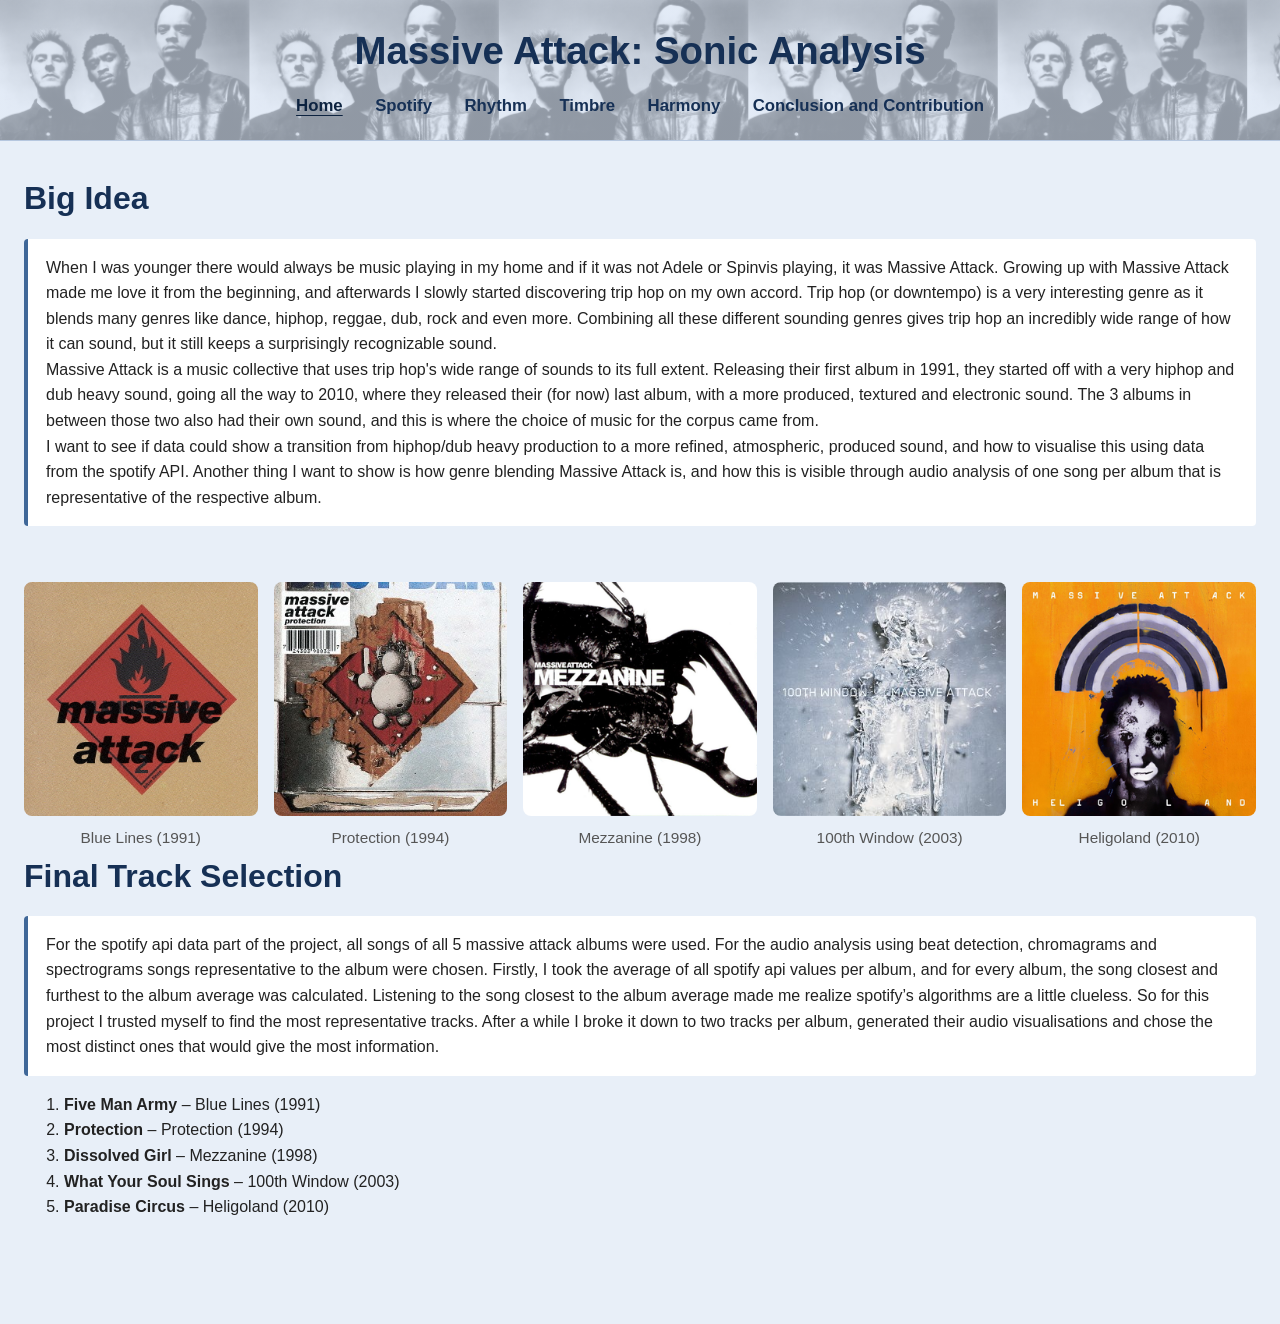
<file: index.html>
<!DOCTYPE html>
<html>
<head>
    <title>Massive Attack Analysis</title>
    <link rel="stylesheet" href="style.css">
</head>
<body>

<header>
    <h1>Massive Attack: Sonic Analysis</h1>
    <nav>
        <a href="index.html" class="active" aria-current="page">Home</a>
        <a href="spotify.html">Spotify</a>
        <a href="rhythm.html">Rhythm</a>
        <a href="timbre.html">Timbre</a>
        <a href="harmony.html">Harmony</a>
        <a href="conclusion.html">Conclusion and Contribution</a>
    </nav>
</header>

<div class="container">

<div class="section">
    <h2>Big Idea</h2>
    <div class="placeholder">When I was younger there would always be music playing in my home and if it was not Adele or Spinvis playing, it was Massive Attack. Growing up with Massive Attack made me love it from the beginning, and afterwards I slowly started discovering trip hop on my own accord. Trip hop (or downtempo)  is a very interesting genre as it blends many genres like dance, hiphop, reggae, dub, rock and even more. Combining all these different sounding genres gives trip hop an incredibly wide range of how it can sound, but it still keeps a surprisingly recognizable sound. <br>
Massive Attack is a music collective that uses trip hop's wide range of sounds to its full extent. Releasing their first album in 1991, they started off with a very hiphop and dub heavy sound, going all the way to 2010, where they released their (for now) last album, with a more produced, textured and electronic sound. The 3 albums in between those two also had their own sound, and this is where the choice of music for the corpus came from. <br>
I want to see if data could show a transition from hiphop/dub heavy production to a more refined, atmospheric, produced sound, and how to visualise this using data from the spotify API. Another thing I want to show is how genre blending Massive Attack is, and how this is visible through audio analysis of one song per album that is representative of the respective album.
</div>
</div>

<div class="images">
    <div>
        <img src="images/blue_lines.jpg" alt="Blue Lines album cover">
        <div class="caption">Blue Lines (1991)</div>
    </div>
    <div>
        <img src="images/protection.jpg" alt="Protection album cover">
        <div class="caption">Protection (1994)</div>
    </div>
    <div>
        <img src="images/mezzanine.png" alt="Mezzanine album cover">
        <div class="caption">Mezzanine (1998)</div>
    </div>
    <div>
        <img src="images/100th_window.jpg" alt="100th Window album cover">
        <div class="caption">100th Window (2003)</div>
    </div>
    <div>
        <img src="images/heligoland.png" alt="Heligoland album cover">
        <div class="caption">Heligoland (2010)</div>
    </div>

</div>

<div class="section">
    <h2>Final Track Selection</h2>
    <div class="placeholder">For the spotify api data part of the project, all songs of all 5 massive attack albums were used. For the audio analysis using beat detection, chromagrams and spectrograms songs representative to the album were chosen. Firstly, I took the average of all spotify api values per album, and for every album, the song closest and furthest to the album average was calculated. Listening to the song closest to the album average made me realize spotify’s algorithms are a little clueless. So for this project I trusted myself to find the most representative tracks. After a while I broke it down to two tracks per album, generated their audio visualisations and chose the most distinct ones that would give the most information. </div>
    <ol>
        <li><strong>Five Man Army</strong> – Blue Lines (1991)</li>
        <li><strong>Protection</strong> – Protection (1994)</li>
        <li><strong>Dissolved Girl</strong> – Mezzanine (1998)</li>
        <li><strong>What Your Soul Sings</strong> – 100th Window (2003)</li>
        <li><strong>Paradise Circus</strong> – Heligoland (2010)</li>
    </ol>
</div>

</div>

</body>
</html>
</file>
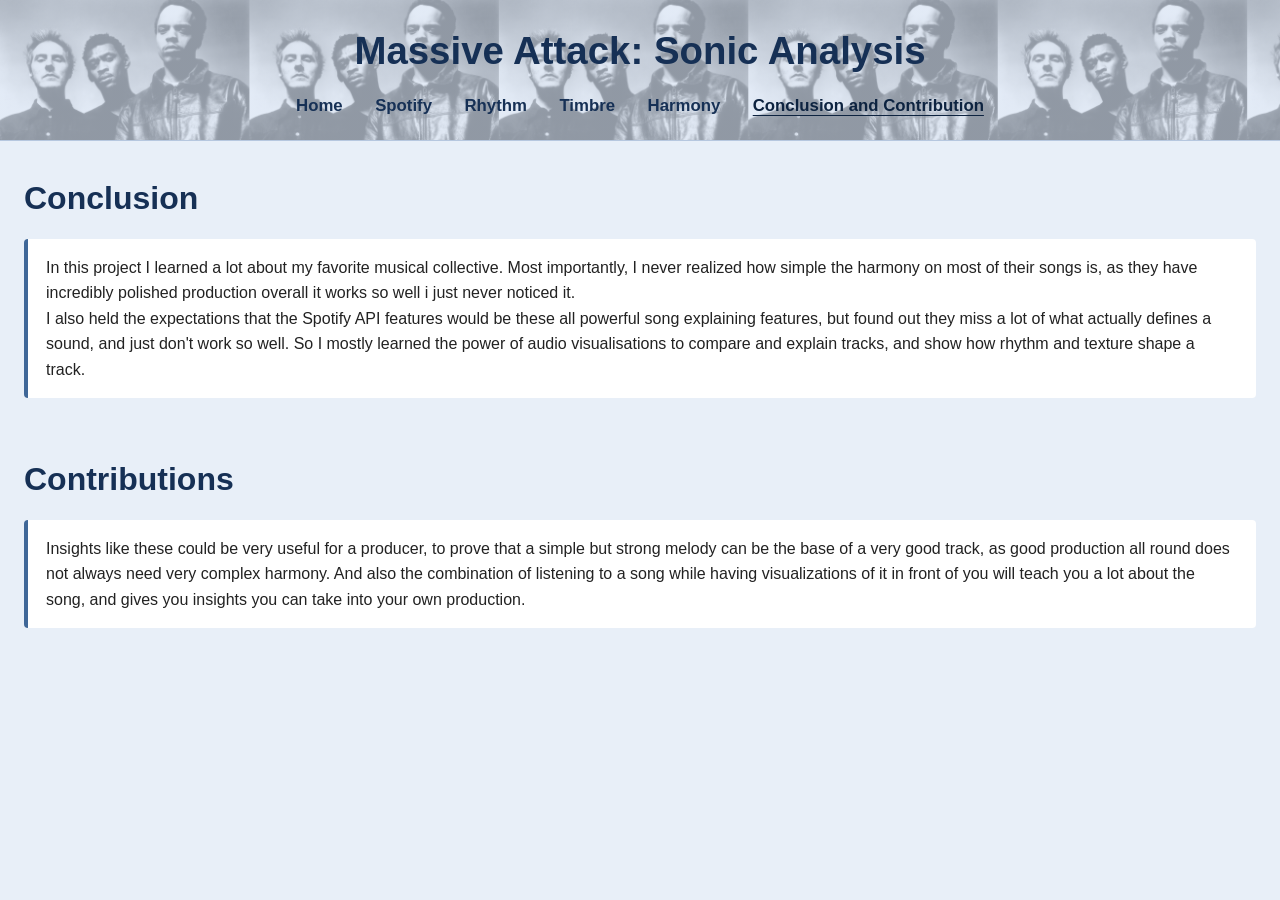
<file: conclusion.html>
<!DOCTYPE html>
<html>
<head>
    <title>Conclusion</title>
    <link rel="stylesheet" href="style.css">
</head>
<body>

<header>
    <h1>Massive Attack: Sonic Analysis</h1>
    <nav>
        <a href="index.html">Home</a>
        <a href="spotify.html">Spotify</a>
        <a href="rhythm.html">Rhythm</a>
        <a href="timbre.html">Timbre</a>
        <a href="harmony.html">Harmony</a>
        <a href="conclusion.html" class="active" aria-current="page">Conclusion and Contribution</a>
    </nav>
</header>

<div class="container">

    <div class="section">
        <h2>Conclusion</h2>
        <div class="placeholder">In this project I learned a lot about my favorite musical collective. Most importantly, I never realized how simple the harmony on most of their songs is, as they have incredibly polished production overall it works so well i just never noticed it. <br>
I also held the expectations that the Spotify API features would be these all powerful song explaining features, but found out they miss a lot of what actually defines a sound, and just don't work so well. So I mostly learned the power of audio visualisations to compare and explain tracks, and show how rhythm and texture shape a track.
</div>
    </div>

    <div class="section">
        <h2>Contributions</h2>
        <div class="placeholder">Insights like these could be very useful for a producer, to prove that a simple but strong melody can be the base of a very good track, as good production all round does not always need very complex harmony. And also the combination of listening to a song while having visualizations of it in front of you will teach you a lot about the song, and gives you insights you can take into your own production.</div>
    </div>

</div>

</body>
</html>
</file>
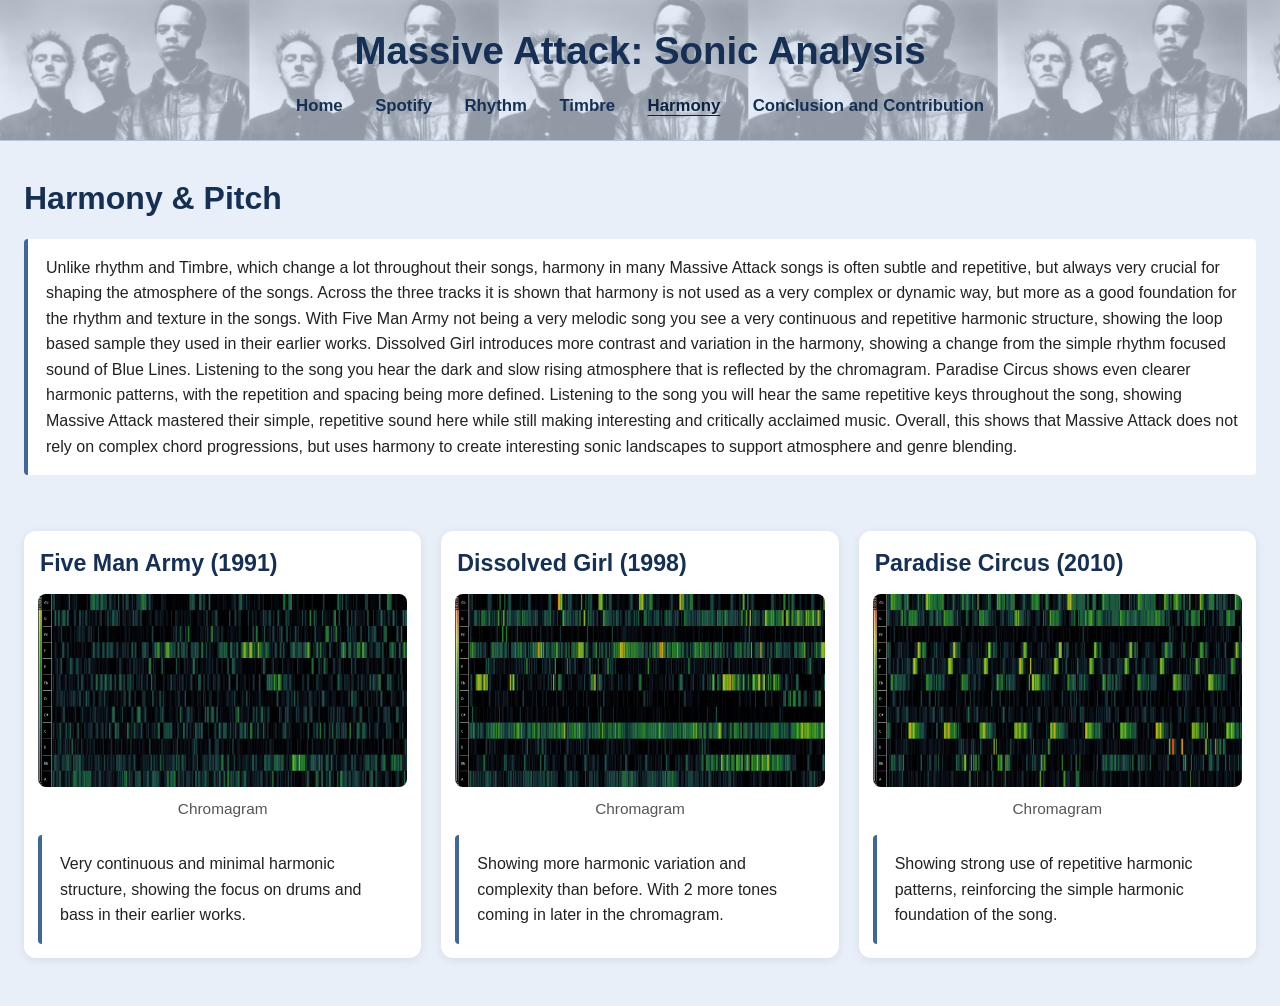
<file: harmony.html>
<!DOCTYPE html>
<html>
<head>
    <title>Harmony</title>
    <link rel="stylesheet" href="style.css">
</head>
<body>

<header>
    <h1>Massive Attack: Sonic Analysis</h1>
    <nav>
        <a href="index.html">Home</a>
        <a href="spotify.html">Spotify</a>
        <a href="rhythm.html">Rhythm</a>
        <a href="timbre.html">Timbre</a>
        <a href="harmony.html" class="active" aria-current="page">Harmony</a>
        <a href="conclusion.html">Conclusion and Contribution</a>
    </nav>
</header>

<div class="container">

    <div class="section">
        <h2>Harmony & Pitch</h2>
        <div class="placeholder">Unlike rhythm and Timbre, which change a lot throughout their songs, harmony in  many Massive Attack songs is often subtle and repetitive, but always very crucial for shaping the atmosphere of the songs. Across the three tracks it is shown that harmony is not used as a very complex or dynamic way, but more as a good foundation for the rhythm and texture in the songs. With Five Man Army not being a very melodic song you see a very continuous and repetitive harmonic structure, showing the loop based sample they used in their earlier works. Dissolved Girl introduces more contrast and variation in the harmony, showing a change from the simple rhythm focused sound of Blue Lines. Listening to the song you hear the dark and slow rising atmosphere that is reflected by the chromagram. Paradise Circus shows even clearer harmonic patterns, with the repetition and spacing being more defined. Listening to the song you will hear the same repetitive keys throughout the song, showing Massive Attack mastered their simple, repetitive sound here while still making interesting and critically acclaimed music. Overall, this shows that Massive Attack does not rely on complex chord progressions, but uses harmony to create interesting sonic landscapes to support atmosphere and genre blending. </div>
    </div>

    <div class="audio-grid">

        <div class="audio-card">
            <h3>Five Man Army (1991)</h3>
            <img src="plots/audio_analysis/chromagram/five_man_army_chromagram.png" alt="Five Man Army chromagram">
            <div class="caption">Chromagram</div>
            <div class="placeholder">Very continuous and minimal harmonic structure, showing the focus on drums and bass in their earlier works.</div>
        </div>

        <div class="audio-card">
            <h3>Dissolved Girl (1998)</h3>
            <img src="plots/audio_analysis/chromagram/dissolved_girl_chromagram.png" alt="Dissolved Girl chromagram">
            <div class="caption">Chromagram</div>
            <div class="placeholder">Showing more harmonic variation and complexity than before. With 2 more tones coming in later in the chromagram.</div>
        </div>

        <div class="audio-card">
            <h3>Paradise Circus (2010)</h3>
            <img src="plots/audio_analysis/chromagram/paradise_circus_chromagram.png" alt="Paradise Circus chromagram">
            <div class="caption">Chromagram</div>
            <div class="placeholder">Showing strong use of repetitive harmonic patterns, reinforcing the simple harmonic foundation of the song.</div>
        </div>

    </div>

</div>

</body>
</html>
</file>
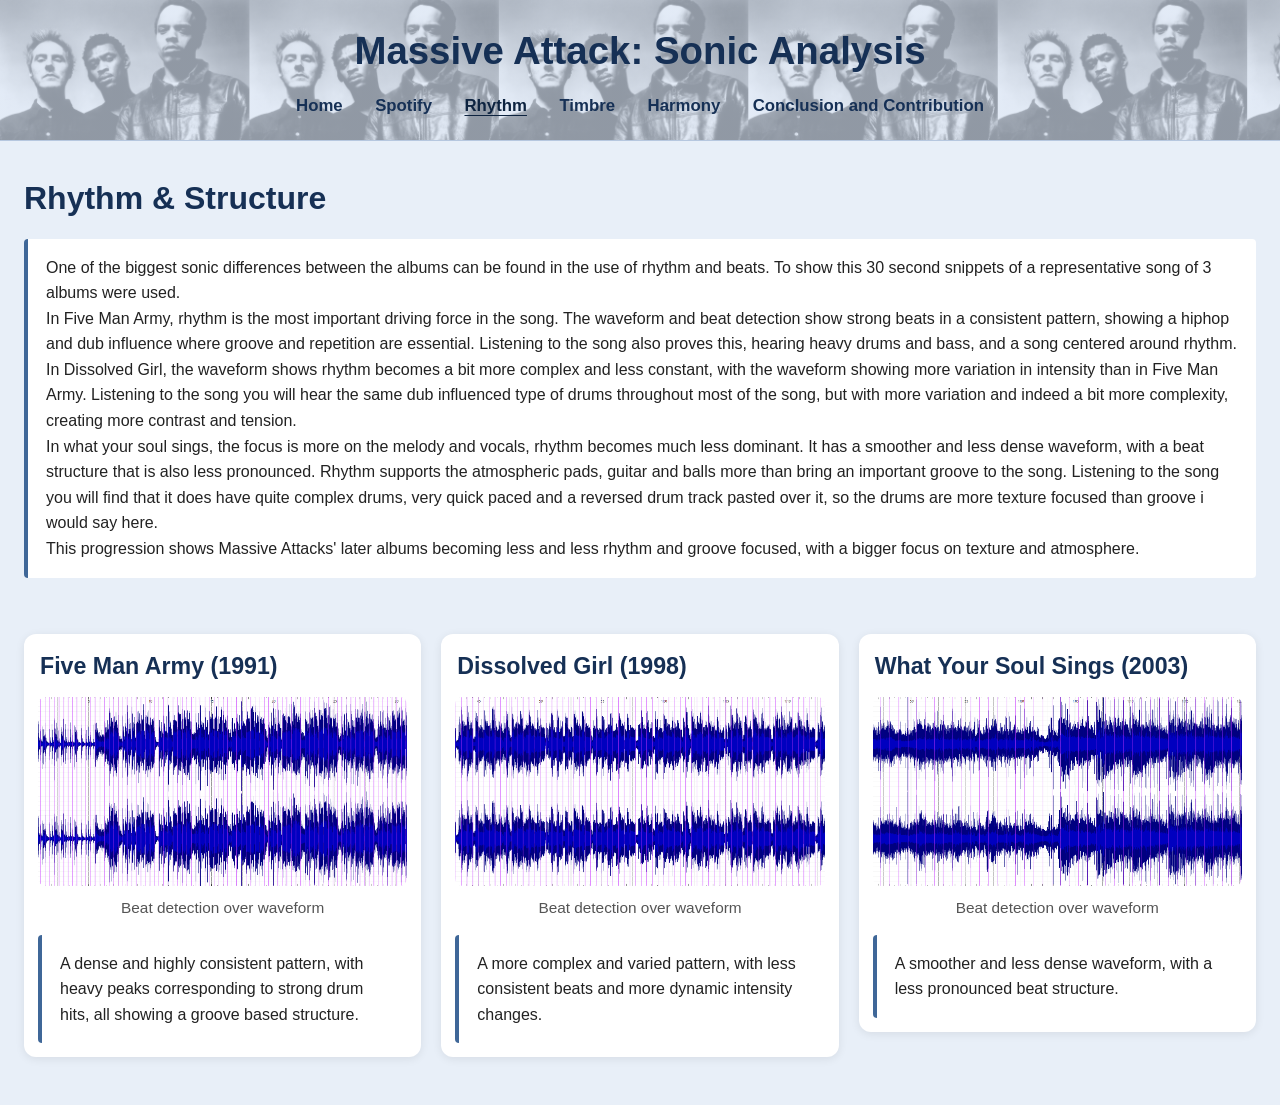
<file: rhythm.html>
<!DOCTYPE html>
<html>
<head>
    <title>Rhythm</title>
    <link rel="stylesheet" href="style.css">
</head>
<body>

<header>
    <h1>Massive Attack: Sonic Analysis</h1>
    <nav>
        <a href="index.html">Home</a>
        <a href="spotify.html">Spotify</a>
        <a href="rhythm.html" class="active" aria-current="page">Rhythm</a>
        <a href="timbre.html">Timbre</a>
        <a href="harmony.html">Harmony</a>
        <a href="conclusion.html">Conclusion and Contribution</a>
    </nav>
</header>

<div class="container">

    <div class="section">
        <h2>Rhythm & Structure</h2>
        <div class="placeholder">One of the biggest sonic differences between the albums can be found in the use of rhythm and beats. To show this 30 second snippets of a representative song of 3 albums were used. <br>
In Five Man Army, rhythm is the most important driving force in the song. The waveform and beat detection show strong beats in a consistent pattern, showing a hiphop and dub influence where groove and repetition are essential. Listening to the song also proves this, hearing heavy drums and bass, and a song centered around rhythm. <br>
In Dissolved Girl, the waveform shows rhythm becomes a bit more complex and less constant, with the waveform showing more variation in intensity than in Five Man Army. Listening to the song you will hear the same dub influenced type of drums throughout most of the song, but with more variation and indeed a bit more complexity, creating more contrast and tension. <br>
In what your soul sings, the focus is more on the melody and vocals, rhythm becomes much less dominant. It has a smoother and less dense waveform, with a beat structure that is also less pronounced. Rhythm supports the atmospheric pads, guitar and balls more than bring an important groove to the song. Listening to the song you will find that it does have quite complex drums, very quick paced and a reversed drum track pasted over it, so the drums are more texture focused than groove i would say here. <br>
This progression shows Massive Attacks' later albums becoming less and less rhythm and groove focused, with a bigger focus on texture and atmosphere.
</div>
    </div>

    <div class="audio-grid">

        <div class="audio-card">
            <h3>Five Man Army (1991)</h3>
            <img src="plots/audio_analysis/beat/five_man_army_beat.png" alt="Five Man Army beat detection">
            <div class="caption">Beat detection over waveform</div>
            <div class="placeholder">A dense and highly consistent pattern, with heavy peaks corresponding to strong drum hits, all showing a groove based structure.</div>
        </div>

        <div class="audio-card">
            <h3>Dissolved Girl (1998)</h3>
            <img src="plots/audio_analysis/beat/dissolved_girl_beat.png" alt="Dissolved Girl beat detection">
            <div class="caption">Beat detection over waveform</div>
            <div class="placeholder">A more complex and varied pattern, with less consistent beats and more dynamic intensity changes.</div>
        </div>

        <div class="audio-card">
            <h3>What Your Soul Sings (2003)</h3>
            <img src="plots/audio_analysis/beat/what_your_soul_sings_beat.png" alt="What Your Soul Sings beat detection">
            <div class="caption">Beat detection over waveform</div>
            <div class="placeholder">A smoother and less dense waveform, with a less pronounced beat structure.</div>
        </div>

    </div>

</div>

</body>
</html>
</file>
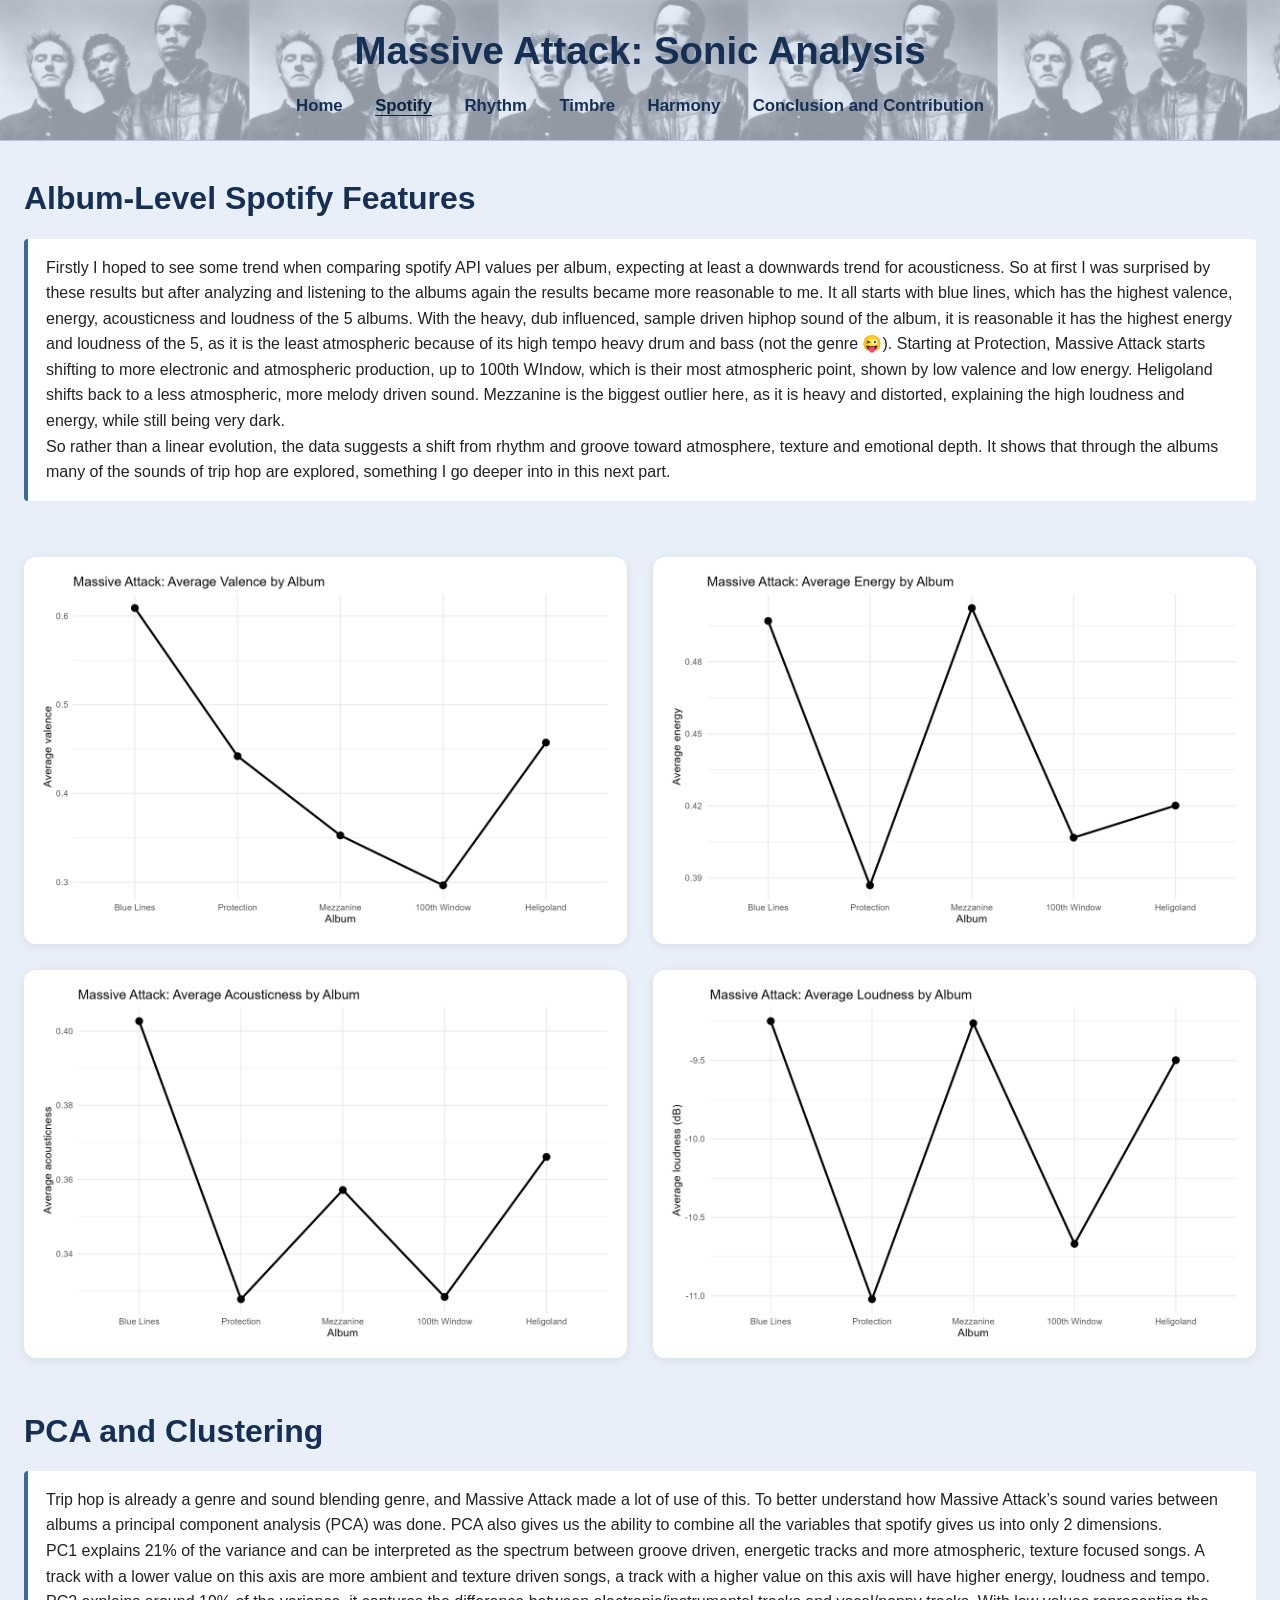
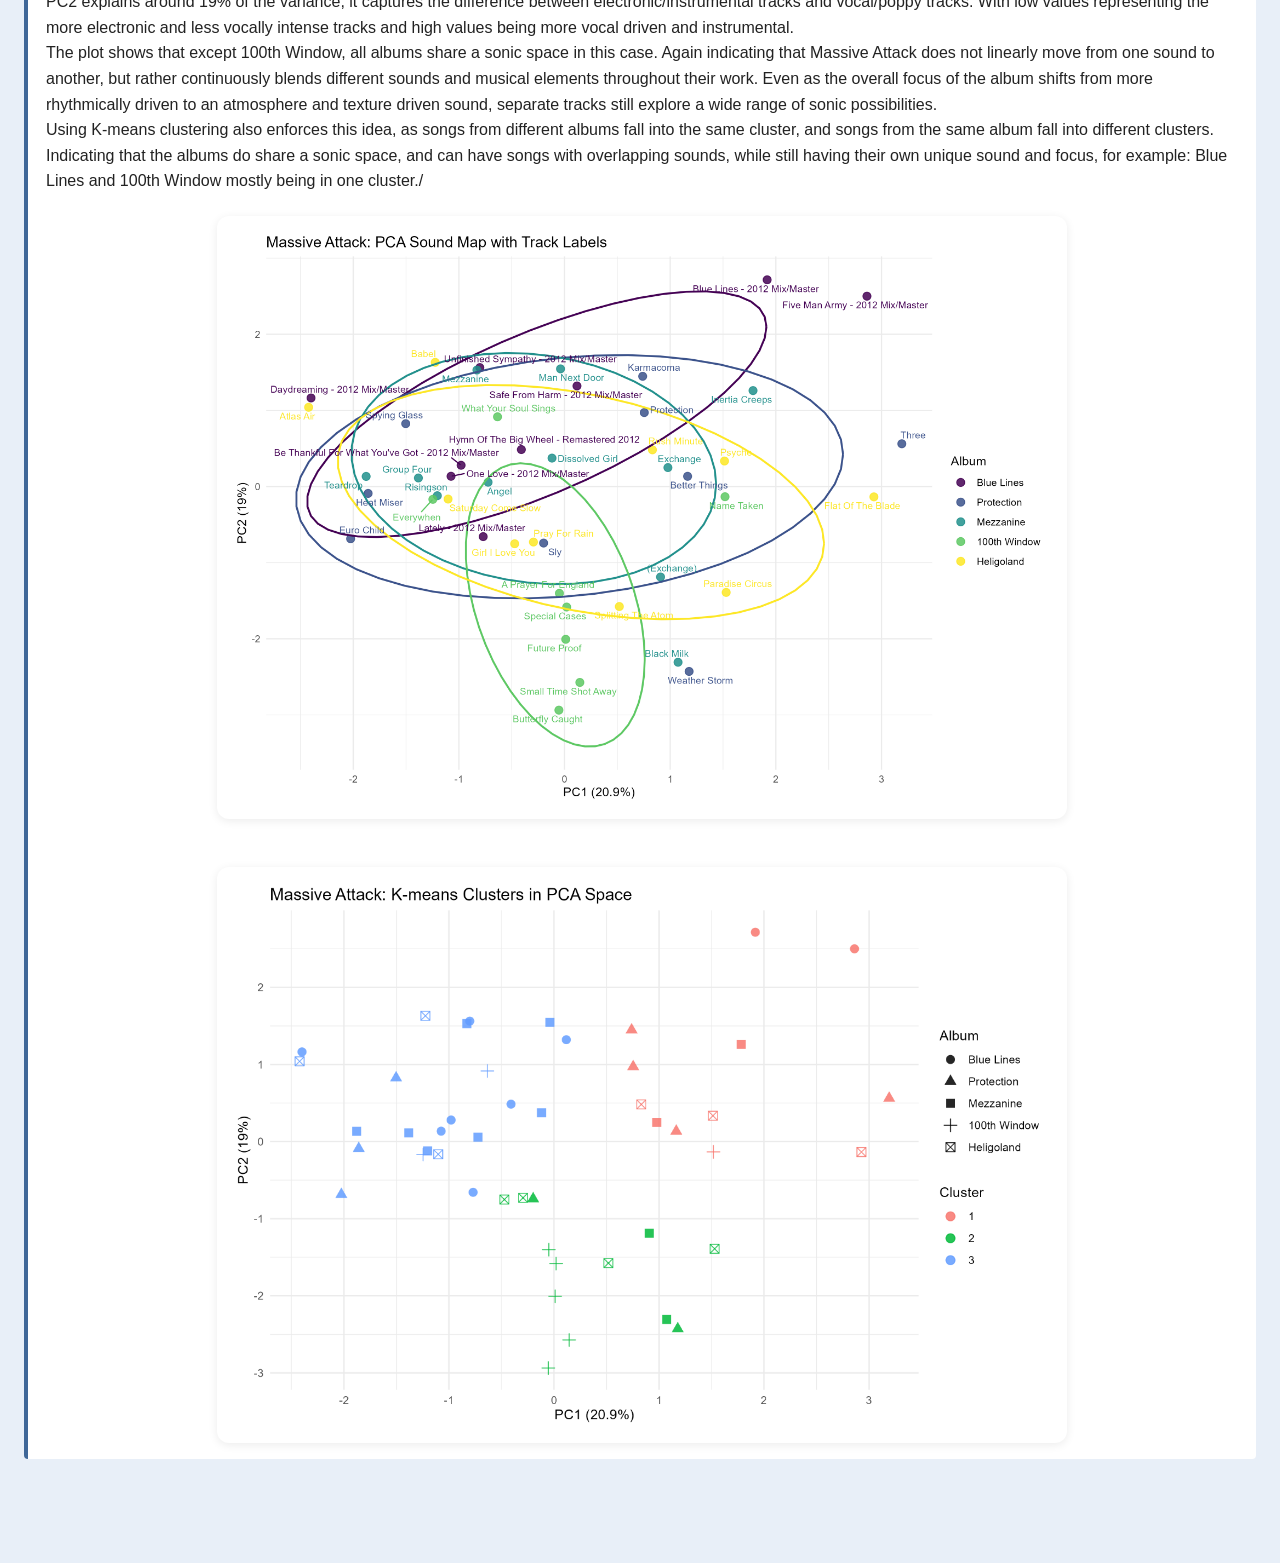
<file: spotify.html>
<!DOCTYPE html>
<html>
<head>
    <title>Spotify Analysis</title>
    <link rel="stylesheet" href="style.css">
</head>
<body>

<header>
    <h1>Massive Attack: Sonic Analysis</h1>
    <nav>
        <a href="index.html">Home</a>
        <a href="spotify.html" class="active" aria-current="page">Spotify</a>
        <a href="rhythm.html">Rhythm</a>
        <a href="timbre.html">Timbre</a>
        <a href="harmony.html">Harmony</a>
        <a href="conclusion.html">Conclusion and Contribution</a>
    </nav>
</header>

<div class="container">

    <div class="section">
        <h2>Album-Level Spotify Features</h2>
        <div class="placeholder">Firstly I hoped to see some trend when comparing spotify API values per album, expecting at least a downwards trend for acousticness. So at first I was surprised by these results but after analyzing and listening to the albums again the results became more reasonable to me. It all starts with blue lines, which has the highest valence, energy, acousticness and loudness of the 5 albums. With the heavy, dub influenced, sample driven hiphop sound of the album, it is reasonable it has the highest energy and loudness of the 5, as it is the least atmospheric because of its high tempo heavy drum and bass (not the genre &#128540;).
            Starting at Protection, Massive Attack starts shifting to more electronic and atmospheric production, up to 100th WIndow, which is their most atmospheric point, shown by low valence and low energy. Heligoland shifts back to a less atmospheric, more melody driven sound. Mezzanine is the biggest outlier here, as it is heavy and distorted, explaining the high loudness and energy, while still being very dark. <br>
            So rather than a linear evolution, the data suggests a shift from rhythm and groove toward atmosphere, texture and emotional depth. It shows that through the albums many of the sounds of trip hop are explored, something I go deeper into in this next part.

</div>
    </div>  

    <div class="spotify-grid">

        <div class="spotify-card">
            <img src="plots/avg_valence_by_album.png" alt="Average valence by album">
        </div>

        <div class="spotify-card">
            <img src="plots/avg_energy_by_album.png" alt="Average energy by album">
        </div>

        <div class="spotify-card">
            <img src="plots/avg_acousticness_by_album.png" alt="Average acousticness by album">
        </div>

        <div class="spotify-card">
            <img src="plots/avg_loudness_by_album.png" alt="Average loudness by album">
        </div>

    </div>

    <div class="section" style="margin-top: 48px;">
        <h2>PCA and Clustering</h2>
        <div class="placeholder">Trip hop is already a genre and sound blending genre, and Massive Attack made a lot of use of this. To better understand how Massive Attack’s sound varies between albums a principal component analysis (PCA) was done. PCA also gives us the ability to combine all the variables that spotify gives us into only 2 dimensions. <br>
PC1 explains 21% of the variance and can be interpreted as the spectrum between groove driven, energetic tracks and more atmospheric, texture focused songs. A track with a lower value on this axis are more ambient and texture driven songs, a track with a higher value on this axis will have higher energy, loudness and tempo. <br>
PC2 explains around 19% of the variance, it captures the difference between electronic/instrumental tracks and vocal/poppy tracks. With low values representing the more electronic and less vocally intense tracks and high values being more vocal driven and instrumental.<br>
The plot shows that except 100th Window, all albums share a sonic space in this case. Again indicating that Massive Attack does not linearly move from one sound to another, but rather continuously blends different sounds and musical elements throughout their work. Even as the overall focus of the album shifts from more rhythmically driven to an atmosphere and texture driven sound, separate tracks still explore a wide range of sonic possibilities.	<br>
Using K-means clustering also enforces this idea, as songs from different albums fall into the same cluster, and songs from the same album fall into different clusters. Indicating that the albums do share a sonic space, and can have songs with overlapping sounds, while still having their own unique sound and focus, for example: Blue Lines and 100th Window mostly being in one cluster./<div>
</div>

    <div class="spotify-large-stack">

        <div class="spotify-large-card">
            <img src="plots/pca_sound_map_labeled.png" alt="PCA sound map with albums labeled">
        </div>
        <div class="spotify-large-card">
            <img src="plots/pca_kmeans_clusters.png" alt="K-means clustering in PCA space">
        </div>

    </div>

</div>

</body>
</html>
</file>
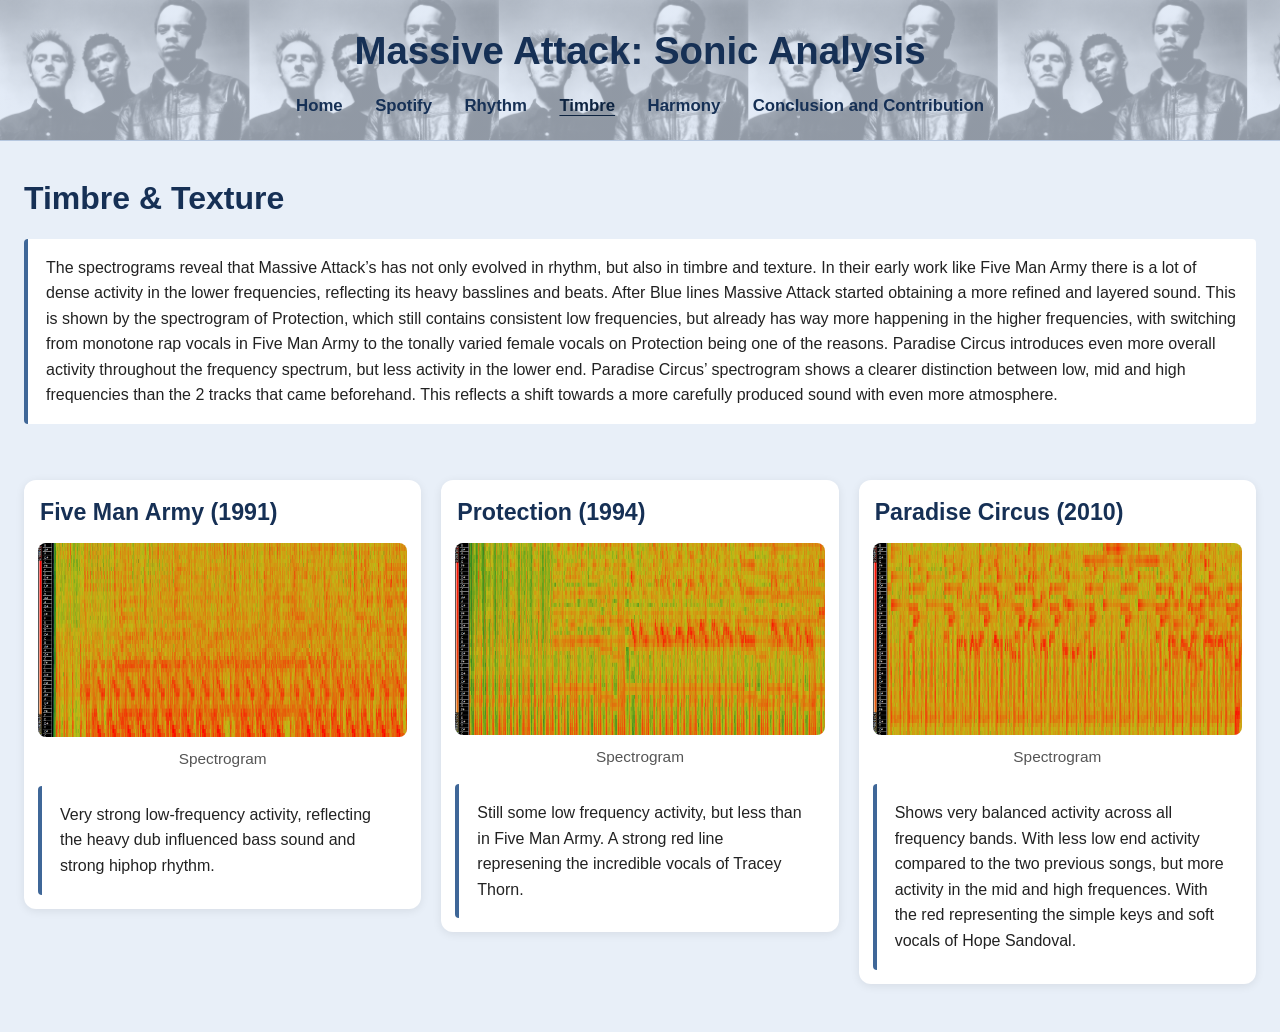
<file: timbre.html>
<!DOCTYPE html>
<html>
<head>
    <title>Timbre</title>
    <link rel="stylesheet" href="style.css">
</head>
<body>

<header>
    <h1>Massive Attack: Sonic Analysis</h1>
    <nav>
        <a href="index.html">Home</a>
        <a href="spotify.html">Spotify</a>
        <a href="rhythm.html">Rhythm</a>
        <a href="timbre.html" class="active" aria-current="page">Timbre</a>
        <a href="harmony.html">Harmony</a>
        <a href="conclusion.html">Conclusion and Contribution</a>
    </nav>
</header>

<div class="container">

    <div class="section">
        <h2>Timbre & Texture</h2>
        <div class="placeholder">The spectrograms reveal that Massive Attack’s has not only evolved in rhythm, but also in timbre and texture. In their early work like Five Man Army there is a lot of dense activity in the lower frequencies, reflecting its heavy basslines and beats. After Blue lines Massive Attack started obtaining a more refined and layered sound. This is shown by the spectrogram of Protection, which still contains consistent low frequencies, but already has way more happening in the higher frequencies, with switching from monotone rap vocals in Five Man Army to the tonally varied female vocals on Protection being one of the reasons. Paradise Circus introduces even more overall activity throughout the frequency spectrum, but less activity in the lower end. Paradise Circus’ spectrogram shows a clearer distinction between low, mid and high frequencies than the 2 tracks that came beforehand. This reflects a shift towards a more carefully produced sound with even more atmosphere. </div>
    </div>

    <div class="audio-grid">

        <div class="audio-card">
            <h3>Five Man Army (1991)</h3>
            <img src="plots/audio_analysis/spectogram/five_man_army_spectogram.png" alt="Five Man Army spectrogram">
            <div class="caption">Spectrogram</div>
            <div class="placeholder">Very strong low-frequency activity, reflecting the heavy dub influenced bass sound and strong hiphop rhythm. </div>
        </div>

        <div class="audio-card">
            <h3>Protection (1994)</h3>
            <img src="plots/audio_analysis/spectogram/protection_spectogram.png" alt="Protection spectrogram">
            <div class="caption">Spectrogram</div>
            <div class="placeholder">Still some low frequency activity, but less than in Five Man Army. A strong red line represening the incredible vocals of Tracey Thorn.</div>
        </div>

        <div class="audio-card">
            <h3>Paradise Circus (2010)</h3>
            <img src="plots/audio_analysis/spectogram/paradise_circus_spectogram.png" alt="Paradise Circus spectrogram">
            <div class="caption">Spectrogram</div>
            <div class="placeholder">Shows very balanced activity across all frequency bands. With less low end activity compared to the two previous songs, but more activity in the mid and high frequences. With the red representing the simple keys and soft vocals of Hope Sandoval.
            </div>
        </div>

    </div>

</div>

</body>
</html>
</file>
<file: style.css>
/* =========================================================
   Massive Attack website - final stylesheet
   Clean light theme, responsive layout, larger images
   ========================================================= */

* {
    box-sizing: border-box;
}

body {
    font-family: Arial, sans-serif;
    margin: 0;
    background-color: #e8eff8;
    color: #222;
    line-height: 1.6;
}

header {
    background-color: #d5e1f2;
    background-image:
        linear-gradient(rgba(213, 225, 242, 0.68), rgba(213, 225, 242, 0.68)),
        url("images/massive_attack.webp");
    background-repeat: no-repeat, repeat-x;
    background-size: 100% 100%, auto 100%;
    background-position: center, top left;
    padding: 20px 16px;
    text-align: center;
    border-bottom: 1px solid #b6c7df;
}

header h1 {
    margin: 0 0 12px 0;
    color: #163055;
    font-size: 2.4rem;
}

nav {
    margin-top: 8px;
}

nav a {
    color: #163055;
    margin: 0 14px;
    text-decoration: none;
    font-weight: bold;
    font-size: 1.05rem;
}

nav a:hover {
    color: #2d5183;
}

nav a.active,
nav a[aria-current="page"] {
    color: #0d2340;
    text-decoration: underline;
    text-underline-offset: 4px;
}

.container {
    max-width: 1700px;
    margin: 0 auto;
    padding: 32px 24px 48px 24px;
}

h1,
h2,
h3 {
    color: #163055;
}

h2 {
    margin-top: 0;
    margin-bottom: 14px;
    font-size: 2rem;
}

h3 {
    margin-top: 0;
    margin-bottom: 12px;
    font-size: 1.45rem;
}

.section {
    margin-bottom: 56px;
}

.placeholder {
    background: #fff;
    padding: 16px 18px;
    border-left: 4px solid #3f6798;
    margin-top: 10px;
    border-radius: 4px;
}

.caption {
    text-align: center;
    font-size: 0.96em;
    margin-top: 10px;
    color: #555;
}

/* ---------------------------------------------------------
   Large standalone plots
   --------------------------------------------------------- */

.plot-large {
    width: 100%;
    max-width: 1250px;
    display: block;
    margin: 18px auto;
    border-radius: 8px;
    box-shadow: 0 2px 10px rgba(0, 0, 0, 0.08);
}

/* ---------------------------------------------------------
   Spotify page grid
   --------------------------------------------------------- */

.spotify-grid {
    display: grid;
    grid-template-columns: repeat(2, minmax(0, 1fr));
    gap: 26px;
    margin-top: 22px;
    width: 100%;
}

.spotify-card {
    background: #fff;
    padding: 14px;
    border-radius: 12px;
    box-shadow: 0 2px 10px rgba(0, 0, 0, 0.08);
    width: 100%;
    min-width: 0;
}
.spotify-large-stack {
    display: flex;
    flex-direction: column;
    gap: 48px;
    margin-top: 22px;
    width: 100%;
}

.spotify-large-card {
    background: #fff;
    padding: 14px;
    border-radius: 12px;
    box-shadow: 0 2px 10px rgba(0, 0, 0, 0.08);
    width: 100%;
    max-width: 850px;
    margin: 0 auto;
}



.spotify-large-card img {
    width: 100%;
    height: auto;
    display: block;
    border-radius: 8px;
}
.spotify-card img {
    width: 100%;
    height: auto;
    display: block;
    border-radius: 8px;
}

/* ---------------------------------------------------------
   Audio analysis pages
   2 columns on desktop = larger images
   1 column on smaller screens
   --------------------------------------------------------- */

.audio-grid {
    display: grid;
    grid-template-columns: repeat(2, minmax(0, 1fr));
    gap: 28px;
    margin-top: 24px;
    align-items: start;
    width: 100%;
}
.audio-grid {
    grid-template-columns: repeat(3, minmax(0, 1fr));
    gap: 20px;
}
.audio-card {
    background: #fff;
    padding: 14px;
    border-radius: 12px;
    box-shadow: 0 2px 10px rgba(0, 0, 0, 0.08);
    width: 100%;
    min-width: 0;
}

.audio-card h3 {
    margin-top: 0;
    margin-bottom: 12px;
    padding: 0 2px;
}

.audio-card img {
    width: 100%;
    height: auto;
    display: block;
    border-radius: 8px;
}

.audio-card .placeholder {
    margin-top: 14px;
}

/* Optional wider card for a final single comparison on a page */
.audio-card.wide {
    grid-column: 1 / -1;
}

/* ---------------------------------------------------------
   Five image strip (5 x 300x300)
   --------------------------------------------------------- */

.images {
    display: grid;
    grid-template-columns: repeat(5, minmax(0, 1fr));
    gap: 16px;
    width: 100%;
}

.images img {
    width: 100%;
    aspect-ratio: 1 / 1;
    object-fit: cover;
    display: block;
    border-radius: 8px;
}

/* ---------------------------------------------------------
   General image behavior
   --------------------------------------------------------- */

img {
    max-width: 100%;
}

/* ---------------------------------------------------------
   Responsive layout
   --------------------------------------------------------- */

@media (max-width: 1200px) {
    .audio-grid,
    .spotify-grid {
        grid-template-columns: 1fr;
    }

    .plot-large {
        max-width: 100%;
    }
}

@media (max-width: 900px) {
    .audio-grid,
    .spotify-grid {
        grid-template-columns: 1fr;
    }

    .plot-large {
        max-width: 100%;
    }
}

@media (max-width: 600px) {
    header {
        padding: 18px 12px;
    }

    header h1 {
        font-size: 1.75rem;
    }

    nav a {
        font-size: 1rem;
    }

    .audio-card,
    .spotify-card {
        padding: 10px;
    }

    .placeholder {
        padding: 14px;
    }
}
</file>
